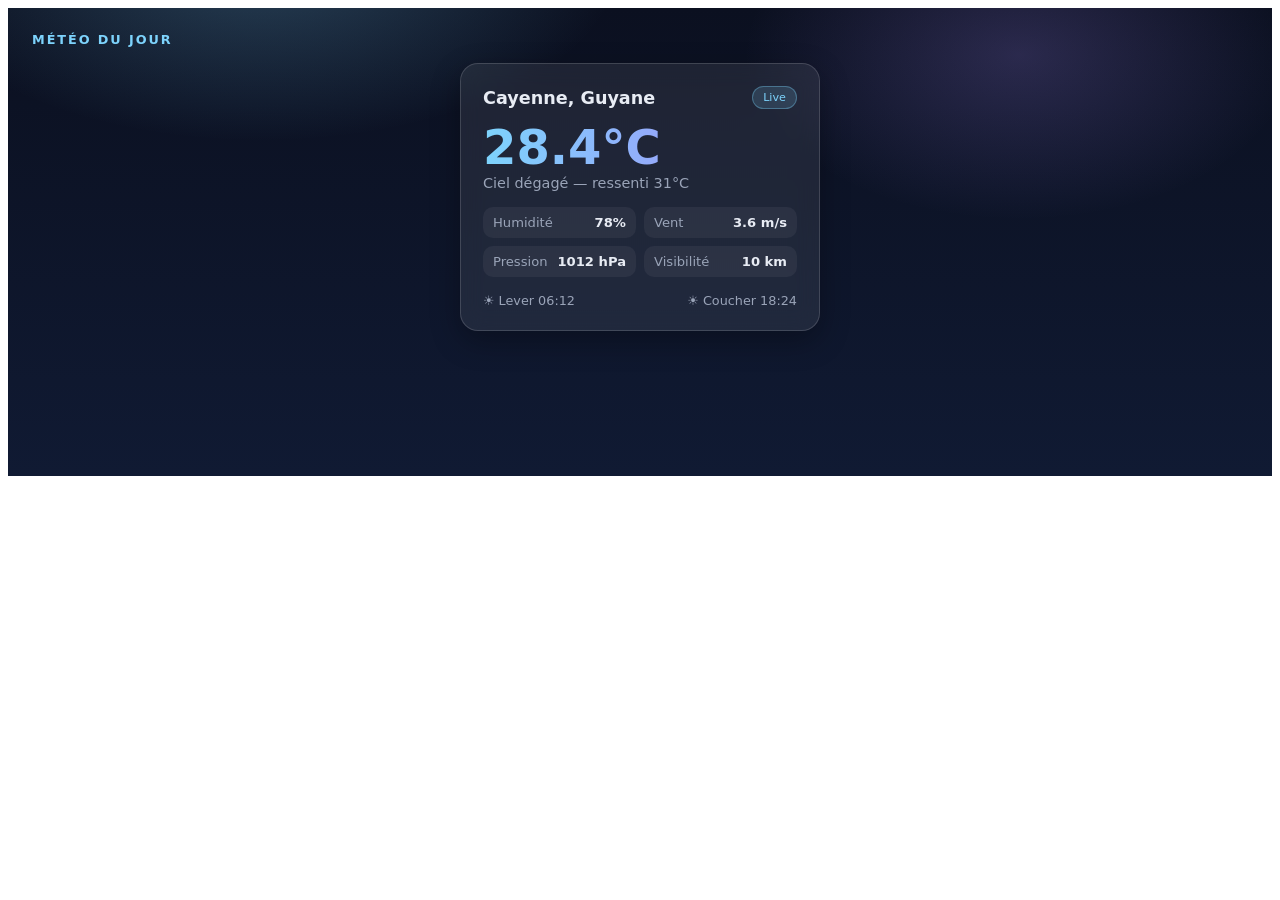
<file: contributions/I43W73hVwSUV5n0v/index.html>
<!doctype html>
<html lang="fr">
  <head>
    <meta charset="UTF-8" />
    <meta name="viewport" content="width=device-width, initial-scale=1.0" />
    <title>Contribution — Widget météo</title>
    <style>
      .mtw *, .mtw *::before, .mtw *::after {
        margin: 0;
        padding: 0;
        box-sizing: border-box;
      }

      .mtw {
        all: initial;
        display: block;
        font-family: "Segoe UI", system-ui, sans-serif;
        height: 420px;
        overflow-y: auto;
        padding: 24px;
        color: #e8ecf4;
        background:
          radial-gradient(600px 300px at 20% -10%, rgba(125, 211, 252, 0.25), transparent 60%),
          radial-gradient(500px 300px at 80% 10%, rgba(167, 139, 250, 0.2), transparent 55%),
          linear-gradient(180deg, #0b1020, #101a33);
      }

      .mtw h2 {
        font-size: 0.8rem;
        font-weight: 600;
        text-transform: uppercase;
        letter-spacing: 0.15em;
        color: #7dd3fc;
        margin-bottom: 16px;
      }

      .mtw .widget {
        max-width: 360px;
        margin: 0 auto;
        padding: 22px;
        border-radius: 18px;
        background: rgba(255, 255, 255, 0.08);
        border: 1px solid rgba(255, 255, 255, 0.15);
        backdrop-filter: blur(12px);
        box-shadow: 0 10px 30px rgba(0, 0, 0, 0.3);
      }

      .mtw .city {
        display: flex;
        justify-content: space-between;
        align-items: center;
        margin-bottom: 10px;
      }

      .mtw .city strong {
        font-size: 1.1rem;
      }

      .mtw .badge {
        font-size: 0.7rem;
        padding: 4px 10px;
        border-radius: 999px;
        background: rgba(125, 211, 252, 0.15);
        border: 1px solid rgba(125, 211, 252, 0.35);
        color: #7dd3fc;
      }

      .mtw .temp {
        font-size: 3rem;
        font-weight: 700;
        background: linear-gradient(90deg, #7dd3fc, #a78bfa);
        -webkit-background-clip: text;
        background-clip: text;
        color: transparent;
      }

      .mtw .desc {
        color: #9aa4b8;
        font-size: 0.9rem;
        margin-bottom: 16px;
      }

      .mtw .stats {
        display: grid;
        grid-template-columns: 1fr 1fr;
        gap: 8px;
      }

      .mtw .stat {
        display: flex;
        justify-content: space-between;
        padding: 8px 10px;
        font-size: 0.82rem;
        border-radius: 10px;
        background: rgba(255, 255, 255, 0.05);
      }

      .mtw .stat span:first-child {
        color: #9aa4b8;
      }

      .mtw .stat span:last-child {
        font-weight: 600;
      }

      .mtw .sun {
        display: flex;
        justify-content: space-between;
        margin-top: 16px;
        font-size: 0.8rem;
        color: #9aa4b8;
      }

      .mtw .sun span::before {
        content: "☀ ";
      }

      .mtw footer {
        text-align: center;
        margin-top: 18px;
        font-size: 0.72rem;
        color: #9aa4b8;
      }
    </style>
  </head>
  <body>
    <div class="mtw">
      <h2>Météo du jour</h2>
      <div class="widget">
        <div class="city">
          <strong>Cayenne, Guyane</strong>
          <span class="badge">Live</span>
        </div>
        <p class="temp">28.4°C</p>
        <p class="desc">Ciel dégagé — ressenti 31°C</p>
        <div class="stats">
          <div class="stat"><span>Humidité</span><span>78%</span></div>
          <div class="stat"><span>Vent</span><span>3.6 m/s</span></div>
          <div class="stat"><span>Pression</span><span>1012 hPa</span></div>
          <div class="stat"><span>Visibilité</span><span>10 km</span></div>
        </div>
        <div class="sun">
          <span>Lever 06:12</span>
          <span>Coucher 18:24</span>
        </div>
      </div>
    </div>
  </body>
</html>
</file>
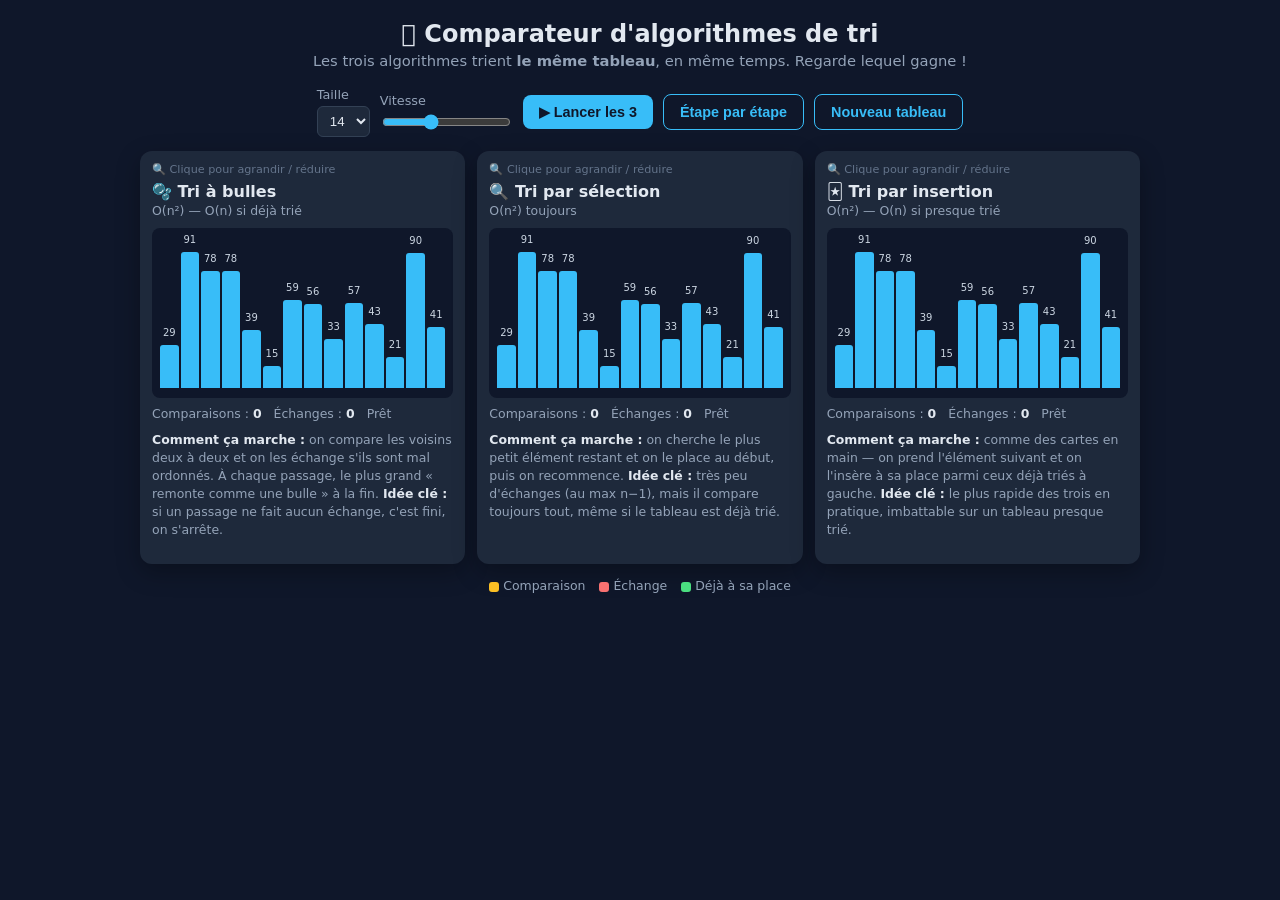
<file: contributions/mDOcP4pZwyCEhihR/index.html>
<div>
    <style>
  :root {
    font-family: system-ui, sans-serif;
    background: #0f172a;
    color: #e2e8f0;
  }
  * { box-sizing: border-box; }
  body { margin: 0; min-height: 100vh; display: flex; flex-direction: column; align-items: center; padding: 20px 12px; }
  h1 { font-size: 1.5rem; margin: 0 0 4px; text-align: center; }
  .subtitle { color: #94a3b8; margin: 0 0 18px; font-size: .92rem; text-align: center; }
  .controls { display: flex; flex-wrap: wrap; gap: 10px; justify-content: center; margin-bottom: 14px; align-items: center; }
  button {
    background: #38bdf8; color: #0f172a; border: none; border-radius: 8px;
    padding: 9px 16px; font-weight: 600; cursor: pointer; font-size: .9rem;
  }
  button:hover { background: #7dd3fc; }
  button.ghost { background: transparent; color: #38bdf8; border: 1px solid #38bdf8; }
  button.ghost:hover { background: rgba(56,189,248,.15); }
  label { display: flex; flex-direction: column; gap: 4px; font-size: .8rem; color: #94a3b8; }
  select, input[type=range] { accent-color: #38bdf8; }
  select { background: #1e293b; color: #e2e8f0; border: 1px solid #334155; border-radius: 6px; padding: 6px 8px; }
  .grid { display: grid; grid-template-columns: repeat(auto-fit, minmax(240px, 1fr)); gap: 12px; width: 100%; max-width: 1000px; }
  .panel { background: #1e293b; border-radius: 12px; padding: 12px; box-shadow: 0 8px 24px rgba(0,0,0,.3); cursor: pointer; transition: outline .15s; }
  .panel:hover { outline: 2px solid #38bdf8; }
  .panel .hint { font-size: .7rem; color: #64748b; margin: 0 0 6px; }
  .grid.focused { grid-template-columns: minmax(0, 640px); }
  .grid.focused .panel { display: none; }
  .grid.focused .panel.focused { display: block; }
  .grid.focused .bars { height: 360px; }
  .grid.focused .bar .val { font-size: 16px; top: -21px; font-weight: 600; }
  .grid.focused .explain { font-size: .9rem; line-height: 1.55; }
  .grid.focused .panel h2 { font-size: 1.3rem; }
  .grid.focused .panel .big-o { font-size: .9rem; }
  .panel h2 { margin: 0 0 2px; font-size: 1rem; }
  .panel .big-o { color: #94a3b8; font-size: .78rem; margin: 0 0 10px; }
  .bars { display: flex; align-items: flex-end; gap: 2px; height: 170px; background: #0f172a; border-radius: 8px; padding: 10px 8px; }
  .bar { flex: 1; border-radius: 3px 3px 0 0; background: #38bdf8; transition: height .12s; position: relative; }
  .bar .val {
    position: absolute; top: -17px; left: 50%; transform: translateX(-50%);
    font-size: 10px; color: #cbd5e1; line-height: 1;
  }
  .bar.compare { background: #fbbf24; }
  .bar.swap { background: #f87171; }
  .bar.sorted { background: #4ade80; }
  .stats { margin-top: 8px; font-size: .78rem; color: #94a3b8; display: flex; gap: 12px; flex-wrap: wrap; }
  .stats b { color: #e2e8f0; }
  .explain { margin-top: 10px; font-size: .78rem; color: #94a3b8; line-height: 1.45; }
  .explain b { color: #e2e8f0; }
  .done { color: #4ade80 !important; }
  .legend { margin: 14px 0 0; display: flex; gap: 14px; justify-content: center; font-size: .78rem; color: #94a3b8; flex-wrap: wrap; }
  .dot { display: inline-block; width: 10px; height: 10px; border-radius: 3px; margin-right: 4px; vertical-align: middle; }
</style>
</head>
<body>
  <h1>🫊 Comparateur d'algorithmes de tri</h1>
  <p class="subtitle">Les trois algorithmes trient <b>le même tableau</b>, en même temps. Regarde lequel gagne !</p>

  <div class="controls">
    <label>Taille
      <select id="size">
        <option>10</option><option selected>14</option><option>20</option>
      </select>
    </label>
    <label>Vitesse
      <input type="range" id="speed" min="1" max="20" value="8" />
    </label>
    <button id="play">▶ Lancer les 3</button>
    <button id="step" class="ghost">Étape par étape</button>
    <button id="shuffle" class="ghost">Nouveau tableau</button>
  </div>

  <div class="grid" id="grid"></div>

  <div class="legend">
    <span><span class="dot" style="background:#fbbf24"></span>Comparaison</span>
    <span><span class="dot" style="background:#f87171"></span>Échange</span>
    <span><span class="dot" style="background:#4ade80"></span>Déjà à sa place</span>
  </div>

<script>
  const algos = [
    {
      id: 'bubble', name: '🫧 Tri à bulles', bigO: 'O(n²) — O(n) si déjà trié',
      explain: "<b>Comment ça marche :</b> on compare les voisins deux à deux et on les échange s'ils sont mal ordonnés. À chaque passage, le plus grand « remonte comme une bulle » à la fin. <b>Idée clé :</b> si un passage ne fait aucun échange, c'est fini, on s'arrête."
    },
    {
      id: 'selection', name: '🔍 Tri par sélection', bigO: 'O(n²) toujours',
      explain: "<b>Comment ça marche :</b> on cherche le plus petit élément restant et on le place au début, puis on recommence. <b>Idée clé :</b> très peu d'échanges (au max n−1), mais il compare toujours tout, même si le tableau est déjà trié."
    },
    {
      id: 'insertion', name: '🃏 Tri par insertion', bigO: 'O(n²) — O(n) si presque trié',
      explain: "<b>Comment ça marche :</b> comme des cartes en main — on prend l'élément suivant et on l'insère à sa place parmi ceux déjà triés à gauche. <b>Idée clé :</b> le plus rapide des trois en pratique, imbattable sur un tableau presque trié."
    }
  ];

  const grid = document.getElementById('grid');
  let n = 14, playing = false, timer = null;
  const states = {}; // id -> {arr, gen, cmp, swaps, done, barsEl, cmpEl, swEl, stateEl}

  function randomArray() {
    return Array.from({ length: n }, () => 5 + Math.floor(Math.random() * 95));
  }

  // --- Générateurs : yield {hi, swap, sorted} à chaque étape ---
  function* bubble(a) {
    const sorted = [];
    for (let i = 0; i < a.length - 1; i++) {
      let swapped = false;
      for (let j = 0; j < a.length - 1 - i; j++) {
        yield { cmp: 1, hi: [j, j + 1], swap: [], sorted };
        if (a[j] > a[j + 1]) {
          [a[j], a[j + 1]] = [a[j + 1], a[j]];
          swapped = true;
          yield { sw: 1, hi: [], swap: [j, j + 1], sorted };
        }
      }
      sorted.push(a.length - 1 - i);
      if (!swapped) { for (let k = 0; k < a.length; k++) sorted.push(k); return; }
    }
    sorted.push(0);
  }
  function* selection(a) {
    const sorted = [];
    for (let i = 0; i < a.length - 1; i++) {
      let min = i;
      for (let j = i + 1; j < a.length; j++) {
        yield { cmp: 1, hi: [min, j], swap: [], sorted };
        if (a[j] < a[min]) min = j;
      }
      if (min !== i) {
        [a[i], a[min]] = [a[min], a[i]];
        yield { sw: 1, hi: [], swap: [i, min], sorted };
      }
      sorted.push(i);
    }
    sorted.push(a.length - 1);
  }
  function* insertion(a) {
    const sorted = [0];
    for (let i = 1; i < a.length; i++) {
      let j = i;
      while (j > 0) {
        yield { cmp: 1, hi: [j - 1, j], swap: [], sorted };
        if (a[j] < a[j - 1]) {
          [a[j], a[j - 1]] = [a[j - 1], a[j]];
          j--;
          yield { sw: 1, hi: [], swap: [j, j + 1], sorted };
        } else break;
      }
      sorted.push(i);
    }
  }
  const gens = { bubble, selection, insertion };

  function buildPanels() {
    grid.innerHTML = '';
    for (const a of algos) {
      const p = document.createElement('div');
      p.className = 'panel';
      p.title = 'Clique pour voir ce tri en grand';
      p.onclick = () => {
        const isFocused = p.classList.contains('focused');
        document.querySelectorAll('.panel').forEach(q => q.classList.remove('focused'));
        if (!isFocused) p.classList.add('focused');
        grid.classList.toggle('focused', !isFocused);
      };
      p.innerHTML = `
        <p class="hint">🔍 Clique pour agrandir / réduire</p>
        <h2>${a.name}</h2>
        <p class="big-o">${a.bigO}</p>
        <div class="bars"></div>
        <div class="stats">
          <span>Comparaisons : <b class="c">0</b></span>
          <span>Échanges : <b class="s">0</b></span>
          <span class="st">Prêt</span>
        </div>
        <p class="explain">${a.explain}</p>`;
      grid.appendChild(p);
      states[a.id] = {
        arr: [], gen: null, cmp: 0, swaps: 0, done: false,
        barsEl: p.querySelector('.bars'),
        cmpEl: p.querySelector('.c'), swEl: p.querySelector('.s'),
        stateEl: p.querySelector('.st')
      };
    }
  }

  function render(st) {
    st.barsEl.innerHTML = '';
    st.arr.forEach((v, i) => {
      const d = document.createElement('div');
      d.className = 'bar';
      const s = st.last || { hi: [], swap: [], sorted: [] };
      if (s.hi.includes(i)) d.classList.add('compare');
      if (s.swap.includes(i)) d.classList.add('swap');
      if (s.sorted.includes(i)) d.classList.add('sorted');
      d.style.height = v + '%';
      const sp = document.createElement('span');
      sp.className = 'val'; sp.textContent = v;
      d.appendChild(sp);
      st.barsEl.appendChild(d);
    });
    st.cmpEl.textContent = st.cmp;
    st.swEl.textContent = st.swaps;
  }

  function reset() {
    stop();
    const data = randomArray();
    for (const a of algos) {
      const st = states[a.id];
      st.arr = [...data];      // tous partent du MÊME tableau
      st.gen = gens[a.id](st.arr);
      st.cmp = 0; st.swaps = 0; st.done = false; st.last = null;
      st.stateEl.textContent = 'Prêt';
      st.stateEl.classList.remove('done');
      render(st);
    }
  }

  function stop() {
    playing = false;
    if (timer) { clearTimeout(timer); timer = null; }
    document.getElementById('play').textContent = '▶ Lancer les 3';
  }

  function delay() { return 620 / +document.getElementById('speed').value; }

  // fait avancer chaque algorithme d'une étape (les plus rapides avancent plus)
  function step() {
    let allDone = true;
    for (const a of algos) {
      const st = states[a.id];
      if (st.done) continue;
      const r = st.gen.next();
      if (r.done) {
        st.done = true;
        st.last = { hi: [], swap: [], sorted: st.arr.map((_, i) => i) };
        st.stateEl.textContent = '✅ Trié !';
        st.stateEl.classList.add('done');
      } else {
        allDone = false;
        st.cmp += r.value.cmp || 0;
        st.swaps += r.value.sw || 0;
        st.last = r.value;
        st.stateEl.textContent = playing ? 'En cours…' : 'En pause';
      }
      render(st);
    }
    return !allDone;
  }

  function loop() {
    if (!playing) return;
    if (step()) timer = setTimeout(loop, delay());
    else stop();
  }

  document.getElementById('play').onclick = () => {
    if (playing) { stop(); return; }
    playing = true;
    document.getElementById('play').textContent = '⏸ Pause';
    loop();
  };
  document.getElementById('step').onclick = () => { stop(); step(); };
  document.getElementById('shuffle').onclick = reset;
  document.getElementById('size').onchange = () => { n = +document.getElementById('size').value; reset(); };

  buildPanels();
  reset();
</script>
</div>
</file>
